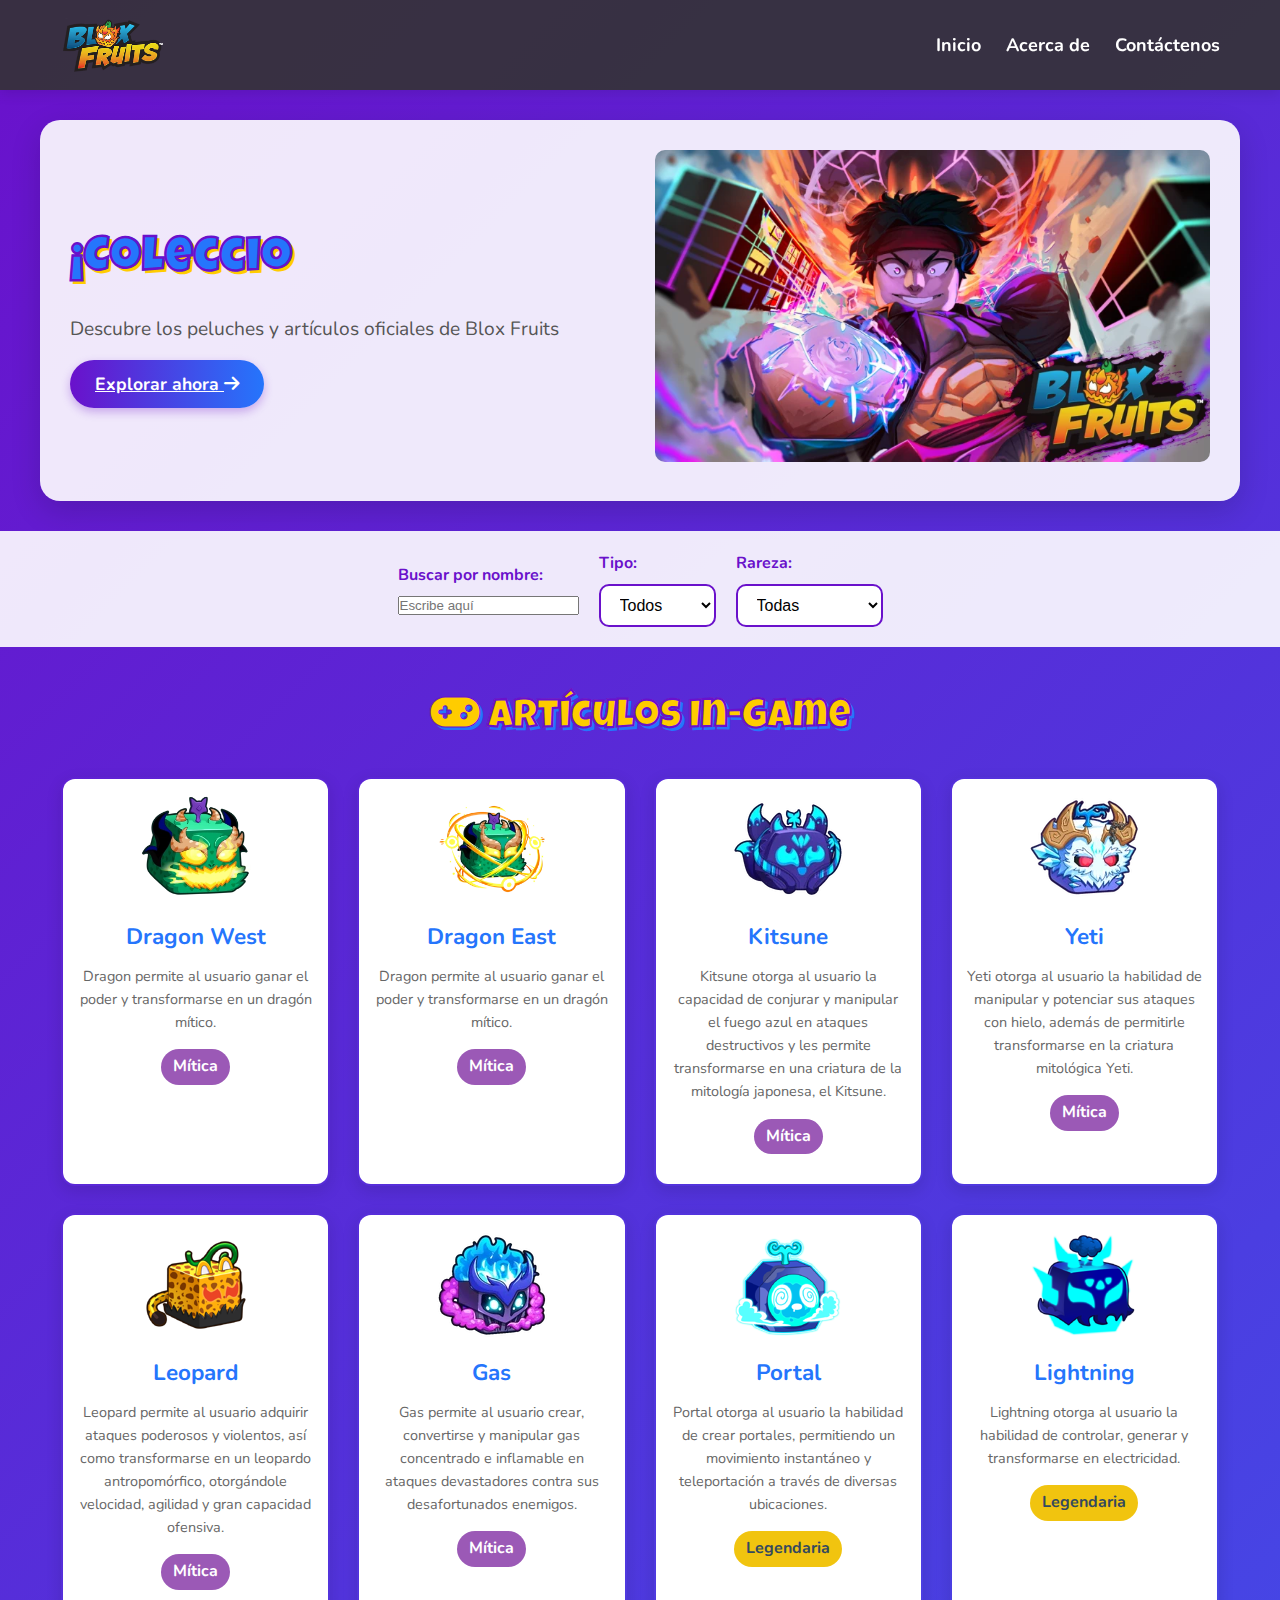
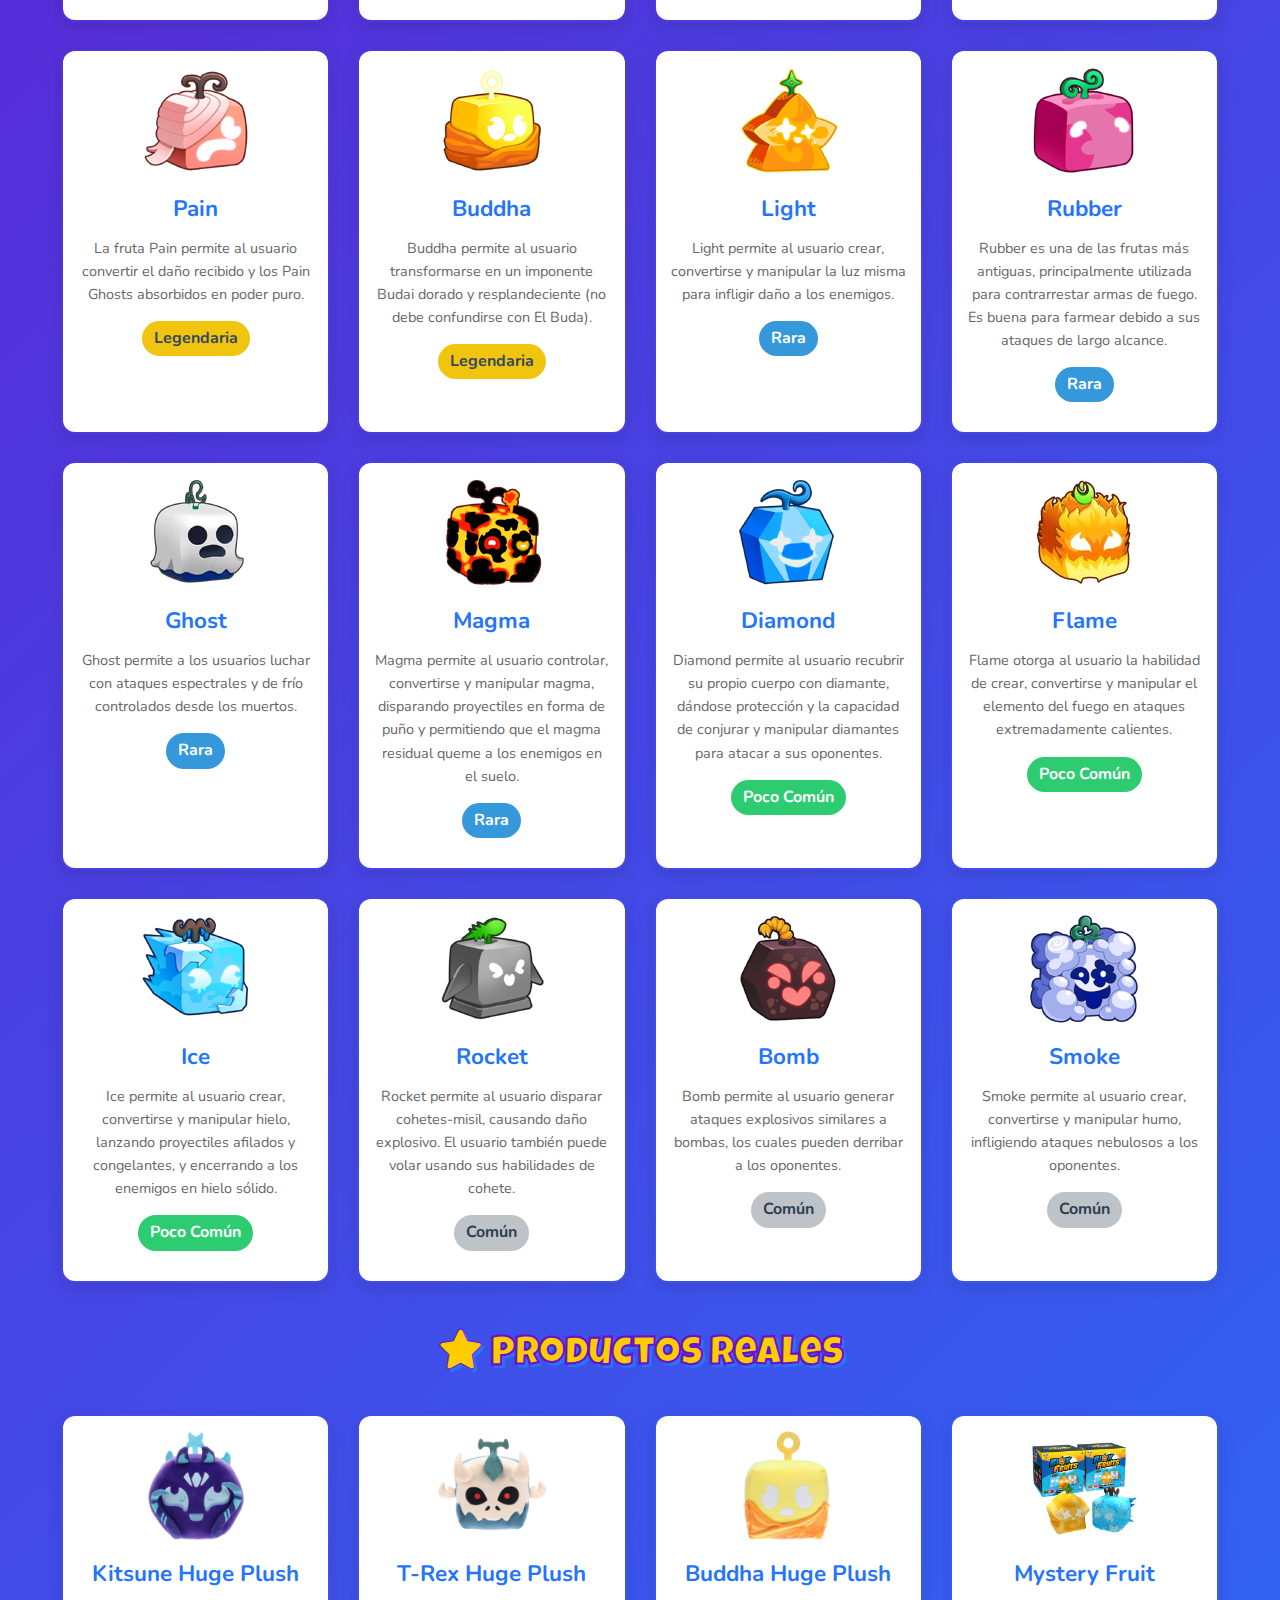
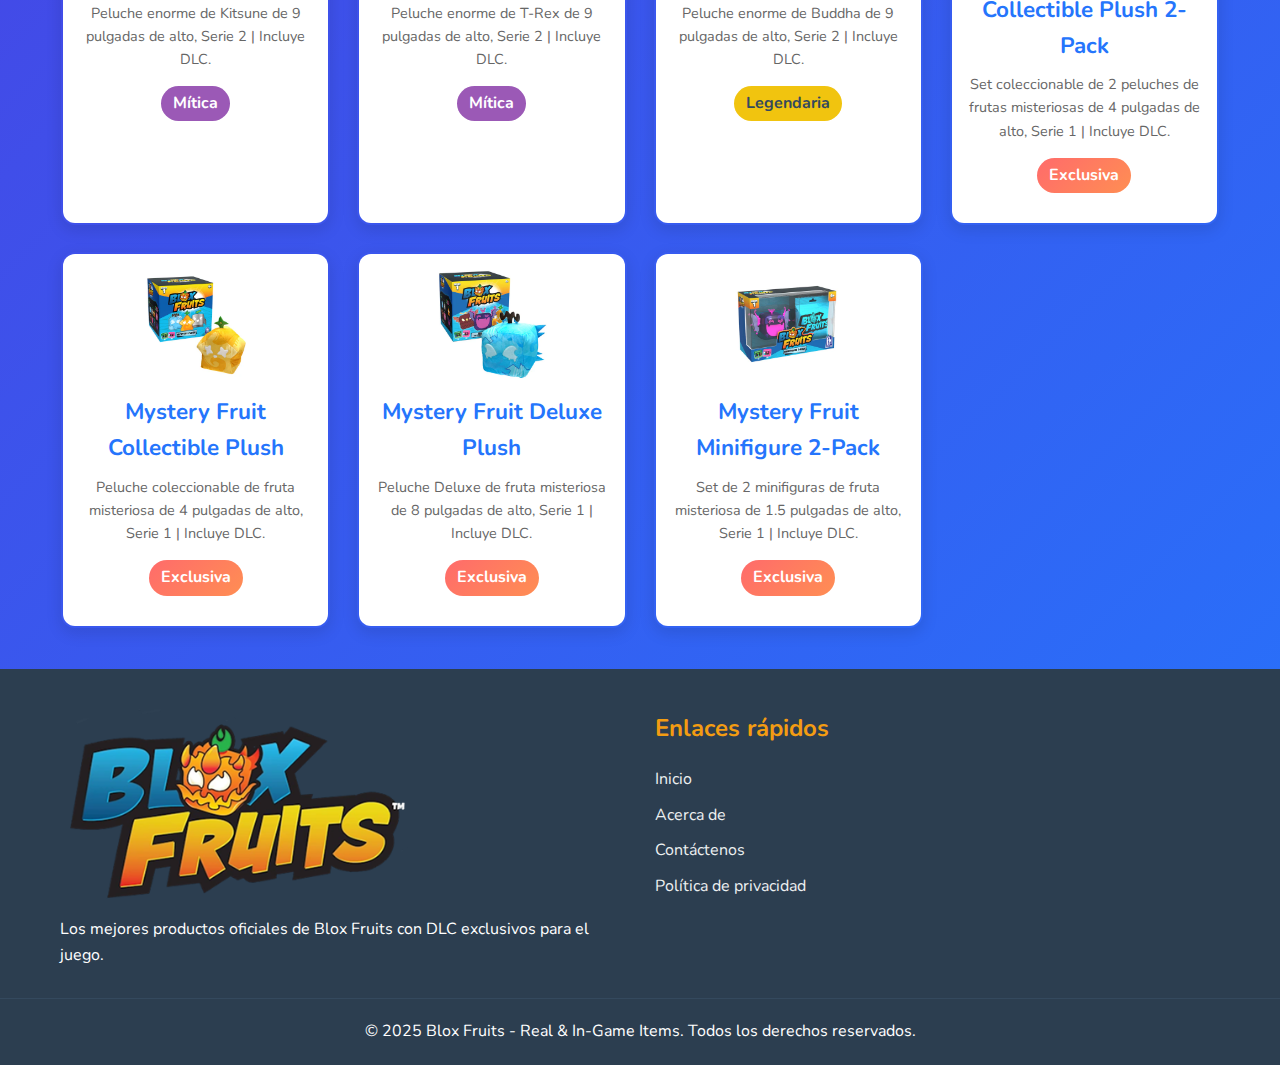
<file: index.html>
<!DOCTYPE html>
<html lang="es">
  <head>
    <meta charset="UTF-8" />
    <meta name="viewport" content="width=device-width, initial-scale=1.0" />
    <title>Blox Fruits - Tienda Oficial</title>
    <link rel="stylesheet" href="./styles.css" />
    <link
      href="https://fonts.googleapis.com/css2?family=Luckiest+Guy&family=Nunito:wght@400;600;700&display=swap"
      rel="stylesheet"
    />
    <link
      rel="stylesheet"
      href="https://cdnjs.cloudflare.com/ajax/libs/font-awesome/6.4.0/css/all.min.css"
    />
  </head>
  <body>
    <!-- Encabezado -->
    <header>
      <div class="header-container">
        <img
          class="logo"
          src="./recursos/blox-fruits-logo.png"
          alt="Blox Fruits Logo"
        />
        <nav>
          <ul>
            <li><a href="index.html">Inicio</a></li>
            <li><a href="acerca.html">Acerca de</a></li>
            <li><a href="contactenos.html">Contáctenos</a></li>
          </ul>
        </nav>
      </div>
    </header>

    <!-- Banner principal -->
    <section class="main-banner">
      <div class="banner-content">
        <h1>¡Colecciona todas las Frutas Mágicas!</h1>
        <p>Descubre los peluches y artículos oficiales de Blox Fruits</p>
        <a href="#filtros" class="cta-button">
          Explorar ahora <i class="fas fa-arrow-right"></i>
        </a>
      </div>
      <div class="banner-image">
        <img src="./recursos/principal.webp" alt="Principal" />
      </div>
    </section>

    <!-- Filtros -->
    <section class="filtros" id="filtros">
      <div class="filtros-container">
        <div class="filtro-group">
          <label for="buscador">Buscar por nombre:</label>
          <input
            type="text"
            id="buscador"
            placeholder="Escribe aquí"
          />
        </div>

        <div class="filtro-group">
          <label for="filtro-tipo">Tipo:</label>
          <select id="filtro-tipo">
            <option value="all">Todos</option>
            <option value="in-game">In-Game</option>
            <option value="real">Real</option>
          </select>
        </div>

        <div class="filtro-group">
          <label for="filtro-rareza">Rareza:</label>
          <select id="filtro-rareza">
            <option value="all">Todas</option>
            <option value="Común">Común</option>
            <option value="Poco Común">Poco Común</option>
            <option value="Rara">Rara</option>
            <option value="Mítica">Mítica</option>
            <option value="Legendaria">Legendaria</option>
            <option value="Exclusiva">Exclusiva</option>
          </select>
        </div>
      </div>
    </section>

    <!-- Productos separados por tipo -->
    <main class="productos-main">
      <section id="productos-in-game" class="productos-section">
        <h2 class="section-title">
          <i class="fas fa-gamepad"></i> Artículos In-Game
        </h2>
        <div id="lista-in-game" class="productos-grid"></div>
      </section>

      <section id="productos-real" class="productos-section">
        <h2 class="section-title">
          <i class="fas fa-star"></i> Productos Reales
        </h2>
        <div id="lista-real" class="productos-grid"></div>
      </section>
    </main>

    <!-- Pie de página -->
    <footer>
      <div class="footer-content">
        <div class="footer-section">
          <img
            class="footer-logo"
            src="./recursos/blox-fruits-logo.png"
            alt="Blox Fruits Logo"
          />
          <p>
            Los mejores productos oficiales de Blox Fruits con DLC exclusivos
            para el juego.
          </p>
        </div>
        <div class="footer-section">
          <h3>Enlaces rápidos</h3>
          <ul>
            <li><a href="index.html">Inicio</a></li>
            <li><a href="acerca.html">Acerca de</a></li>
            <li><a href="contactenos.html">Contáctenos</a></li>
            <li><a href="#">Política de privacidad</a></li>
          </ul>
        </div>
      </div>
      <div class="footer-bottom">
        <p>
          © 2025 Blox Fruits - Real & In-Game Items. Todos los derechos
          reservados.
        </p>
      </div>
    </footer>

    <!-- Scripts -->
    <script src="productos.js"></script>
    <script>
      // [El código JavaScript permanece igual pero se ajusta para las nuevas clases]
      const contenedorInGame = document.getElementById("lista-in-game");
      const contenedorReal = document.getElementById("lista-real");
      const filtroTipo = document.getElementById("filtro-tipo");
      const filtroRareza = document.getElementById("filtro-rareza");

      function mostrarProductos() {
        contenedorInGame.innerHTML = "";
        contenedorReal.innerHTML = "";

        const tipoSeleccionado = filtroTipo.value;
        const rarezaSeleccionada = filtroRareza.value;

        productos.forEach((producto) => {
          if (
            (tipoSeleccionado === "all" ||
              producto.tipo === tipoSeleccionado) &&
            (rarezaSeleccionada === "all" ||
              producto.rareza === rarezaSeleccionada)
          ) {
            const div = document.createElement("div");
            div.classList.add("producto");
            div.innerHTML = `
                    <div class="producto-imagen">
                        <img src="./recursos/${producto.imagen}" alt="${
              producto.nombre
            }">
                    </div>
                    <h3>${producto.nombre}</h3>
                    <p class="producto-desc">${producto.descripcion}</p>
                    <p class="producto-rareza ${producto.rareza
                      .toLowerCase()
                      .replace(" ", "-")}">${producto.rareza}</p>
                `;
            if (producto.tipo === "in-game") {
              contenedorInGame.appendChild(div);
            } else {
              contenedorReal.appendChild(div);
            }
          }
        });
      }

      // Mostrar al cargar
      document.addEventListener("DOMContentLoaded", function () {
        mostrarProductos();

        // Actualizar al cambiar filtros
        filtroTipo.addEventListener("change", mostrarProductos);
        filtroRareza.addEventListener("change", mostrarProductos);

        // Efecto de escritura en el banner
        const titulo = document.querySelector(".banner-content h1");
        const textoOriginal = titulo.textContent;
        titulo.textContent = "";
        let i = 0;
        function typeWriter() {
          if (i < textoOriginal.length) {
            titulo.textContent += textoOriginal.charAt(i);
            i++;
            setTimeout(typeWriter, 100);
          }
        }
        typeWriter();
      });

      //busqueda de productos
      const buscador = document.getElementById("buscador");

      function mostrarProductos() {
        contenedorInGame.innerHTML = "";
        contenedorReal.innerHTML = "";

        const tipoSeleccionado = filtroTipo.value;
        const rarezaSeleccionada = filtroRareza.value;
        const busqueda = buscador.value.toLowerCase();

        productos.forEach((producto) => {
          // Filtrado combinado
          if (
            (tipoSeleccionado === "all" ||
              producto.tipo === tipoSeleccionado) &&
            (rarezaSeleccionada === "all" ||
              producto.rareza === rarezaSeleccionada) &&
            producto.nombre.toLowerCase().includes(busqueda)
          ) {
            const div = document.createElement("div");
            div.classList.add("producto");
            div.innerHTML = `
        <div class="producto-imagen">
            <img src="./recursos/${producto.imagen}" alt="${producto.nombre}">
        </div>
        <h3>${producto.nombre}</h3>
        <p class="producto-desc">${producto.descripcion}</p>
        <p class="producto-rareza ${producto.rareza
          .toLowerCase()
          .replace(" ", "-")}">${producto.rareza}</p>
      `;
            if (producto.tipo === "in-game") {
              contenedorInGame.appendChild(div);
            } else {
              contenedorReal.appendChild(div);
            }
          }
        });
      }

      // Mostrar al cargar
      document.addEventListener("DOMContentLoaded", function () {
        mostrarProductos();

        // Actualizar al cambiar filtros o buscador
        filtroTipo.addEventListener("change", mostrarProductos);
        filtroRareza.addEventListener("change", mostrarProductos);
        buscador.addEventListener("input", mostrarProductos);

        // Efecto de escritura en el banner
        const titulo = document.querySelector(".banner-content h1");
        const textoOriginal = titulo.textContent;
        titulo.textContent = "";
        let i = 0;
        function typeWriter() {
          if (i < textoOriginal.length) {
            titulo.textContent += textoOriginal.charAt(i);
            i++;
            setTimeout(typeWriter, 100);
          }
        }
        typeWriter();
      });
    </script>
  </body>
</html>
</file>
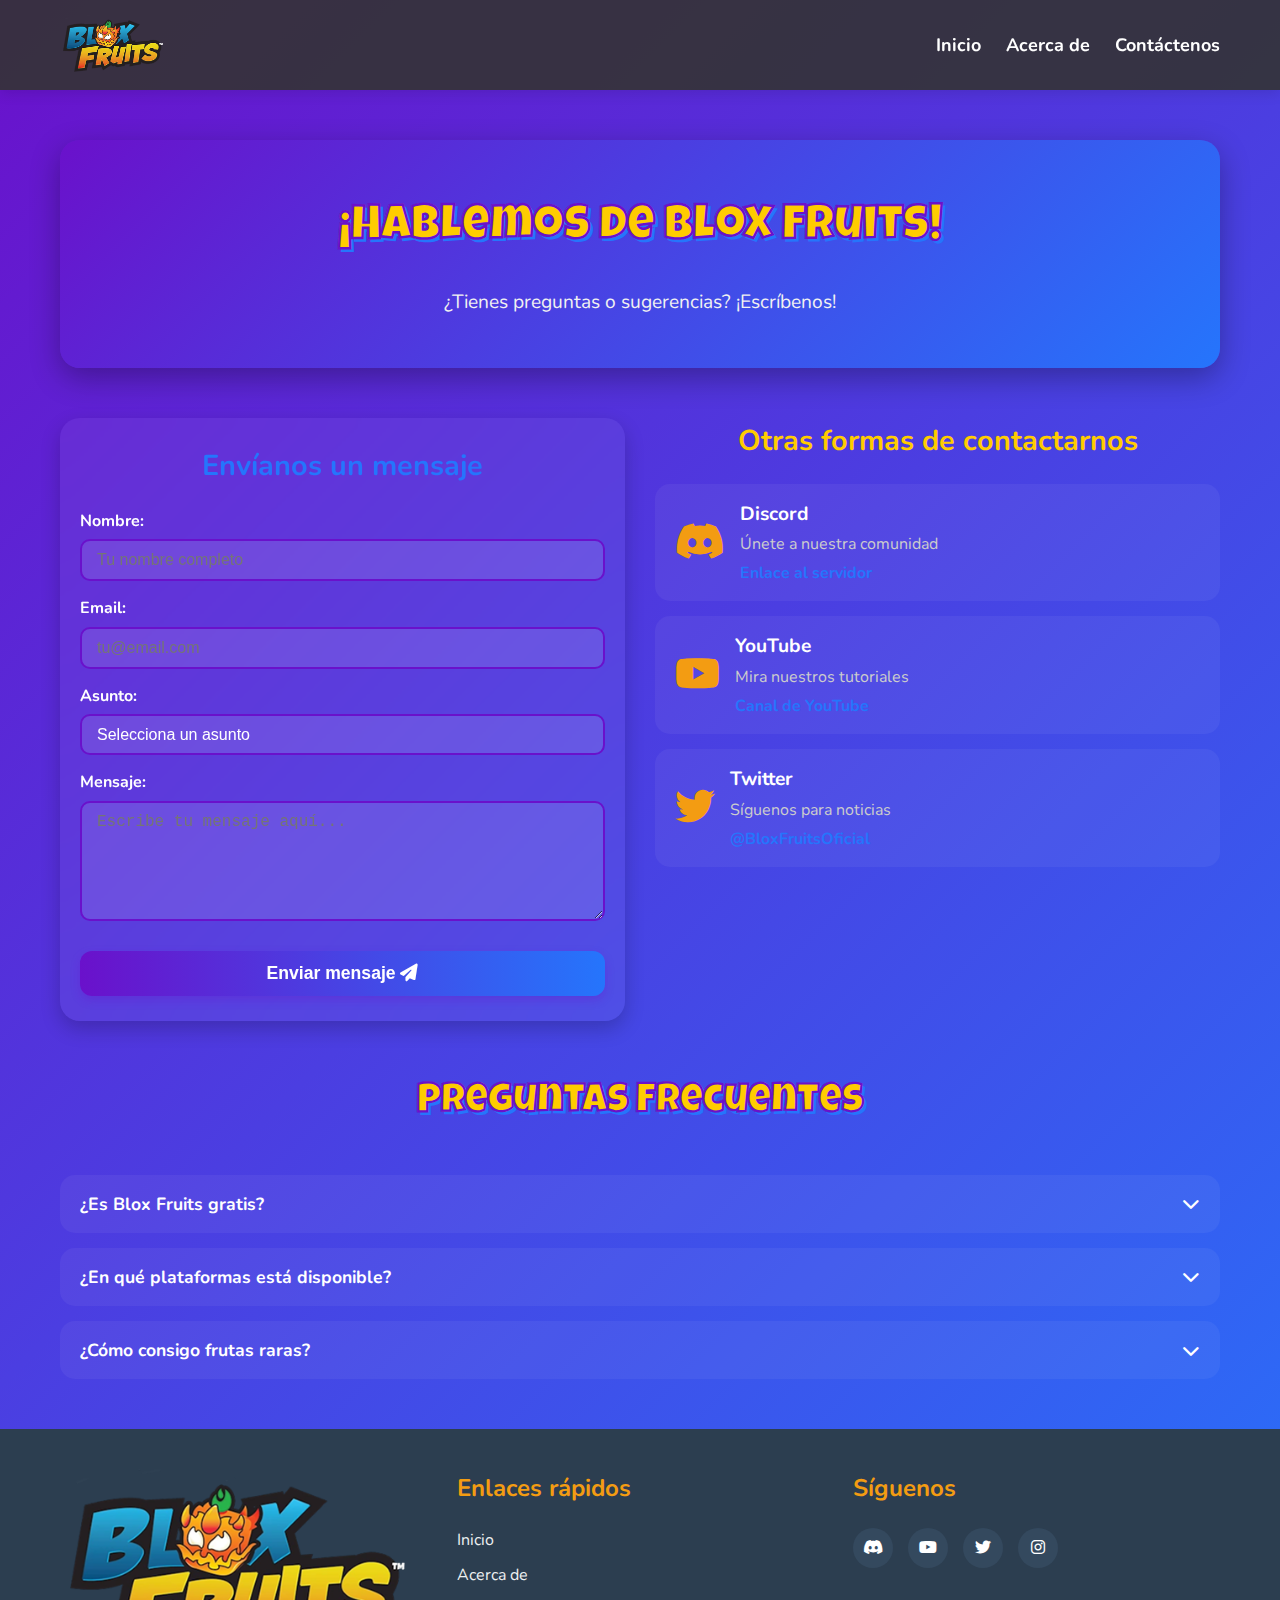
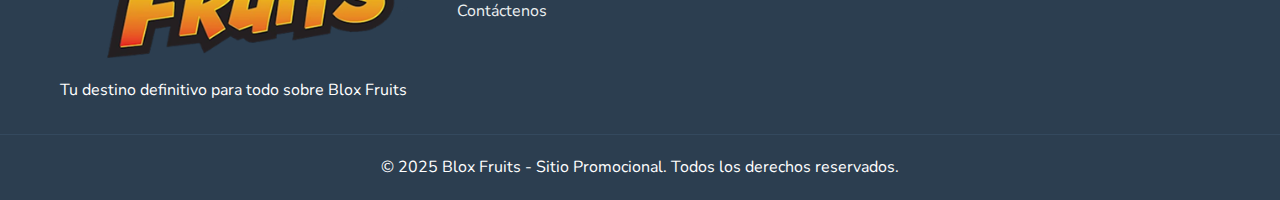
<file: contactenos.html>
<!DOCTYPE html>
<html lang="es">
  <head>
    <meta charset="UTF-8" />
    <meta name="viewport" content="width=device-width, initial-scale=1.0" />
    <title>Contáctenos - Blox Fruits</title>
    <link rel="stylesheet" href="./styles.css" />
    <link
      href="https://fonts.googleapis.com/css2?family=Luckiest+Guy&family=Nunito:wght@400;600;700&display=swap"
      rel="stylesheet"
    />
    <link
      rel="stylesheet"
      href="https://cdnjs.cloudflare.com/ajax/libs/font-awesome/6.4.0/css/all.min.css"
    />
  </head>
  <body>
    <header>
      <div class="header-container">
            <img class="logo" href="index.html" src="./recursos/blox-fruits-logo.png" alt="Blox Fruits Logo" />
        <nav>
          <ul>
            <li><a href="index.html">Inicio</a></li>
            <li><a href="acerca.html">Acerca de</a></li>
            <li><a href="contactenos.html">Contáctenos</a></li>
          </ul>
        </nav>
      </div>
    </header>

    <main class="contact-main">
      <!-- Hero -->
      <section class="contact-hero">
        <h1 class="section-title">¡Hablemos de Blox Fruits!</h1>
        <p>
          ¿Tienes preguntas o sugerencias?
          ¡Escríbenos!
        </p>
      </section>

      <section class="contact-content">
        <!-- Formulario -->
        <div class="contact-form">
          <h2>Envíanos un mensaje</h2>
          <form>
            <div class="form-group">
              <label for="nombre">Nombre:</label>
              <input
                type="text"
                id="nombre"
                name="nombre"
                placeholder="Tu nombre completo"
                required
                minlength="3"
                maxlength="50"
              />
            </div>

            <div class="form-group">
              <label for="email">Email:</label>
              <input
                type="email"
                id="email"
                name="email"
                placeholder="tu@email.com"
                required
              />
            </div>

            <div class="form-group">
              <label for="asunto">Asunto:</label>
              <select id="asunto" name="asunto" required>
                <option value="" disabled selected>Selecciona un asunto</option>
                <option value="pregunta">Pregunta sobre el juego</option>
                <option value="sugerencia">Sugerencia</option>
                <option value="colaboracion">Colaboración</option>
                <option value="otro">Otro</option>
              </select>
            </div>

            <div class="form-group">
              <label for="mensaje">Mensaje:</label>
              <textarea
                id="mensaje"
                name="mensaje"
                placeholder="Escribe tu mensaje aquí..."
                required
                minlength="10"
              ></textarea>
            </div>

            <button type="submit" class="cta-button">
              Enviar mensaje <i class="fas fa-paper-plane"></i>
            </button>
          </form>
        </div>

        <!-- Información de contacto -->
        <div class="contact-info">
          <h2>Otras formas de contactarnos</h2>
          <div class="contact-method">
            <div class="contact-icon"><i class="fab fa-discord"></i></div>
            <div class="contact-details">
              <h3>Discord</h3>
              <p>Únete a nuestra comunidad</p>
              <a href="#" class="contact-link">Enlace al servidor</a>
            </div>
          </div>

          <div class="contact-method">
            <div class="contact-icon"><i class="fab fa-youtube"></i></div>
            <div class="contact-details">
              <h3>YouTube</h3>
              <p>Mira nuestros tutoriales</p>
              <a href="#" class="contact-link">Canal de YouTube</a>
            </div>
          </div>

          <div class="contact-method">
            <div class="contact-icon"><i class="fab fa-twitter"></i></div>
            <div class="contact-details">
              <h3>Twitter</h3>
              <p>Síguenos para noticias</p>
              <a href="#" class="contact-link">@BloxFruitsOficial</a>
            </div>
          </div>
        </div>
      </section>

      <!-- FAQ -->
      <section class="faq-section">
        <h2 class="section-title">Preguntas Frecuentes</h2>
        <div class="faq-item">
          <h3>¿Es Blox Fruits gratis? <i class="fas fa-chevron-down"></i></h3>
          <div class="faq-answer">
            <p>
              ¡Sí! Blox Fruits es completamente gratis para jugar en Roblox.
              Algunos elementos dentro del juego pueden requerir Robux o moneda
              del juego.
            </p>
          </div>
        </div>
        <div class="faq-item">
          <h3>
            ¿En qué plataformas está disponible?
            <i class="fas fa-chevron-down"></i>
          </h3>
          <div class="faq-answer">
            <p>
              Blox Fruits está disponible en todas las plataformas que soportan
              Roblox: PC, móviles (iOS y Android) y Xbox.
            </p>
          </div>
        </div>
        <div class="faq-item">
          <h3>
            ¿Cómo consigo frutas raras? <i class="fas fa-chevron-down"></i>
          </h3>
          <div class="faq-answer">
            <p>
              Las frutas raras pueden encontrarse explorando el mapa,
              comprándolas en el dealer o participando en eventos especiales.
            </p>
          </div>
        </div>
      </section>
    </main>

    <footer>
      <div class="footer-content">
        <div class="footer-section">
          <img
            class="footer-logo"
            src="./recursos/blox-fruits-logo.png"
            alt="Blox Fruits Logo"
          />
          <p>Tu destino definitivo para todo sobre Blox Fruits</p>
        </div>
        <div class="footer-section">
          <h3>Enlaces rápidos</h3>
          <ul>
            <li><a href="index.html">Inicio</a></li>
            <li><a href="acerca.html">Acerca de</a></li>
            <li><a href="contactenos.html">Contáctenos</a></li>
          </ul>
        </div>
        <div class="footer-section">
          <h3>Síguenos</h3>
          <div class="social-icons">
            <a href="#"><i class="fab fa-discord"></i></a>
            <a href="#"><i class="fab fa-youtube"></i></a>
            <a href="#"><i class="fab fa-twitter"></i></a>
            <a href="#"><i class="fab fa-instagram"></i></a>
          </div>
        </div>
      </div>
      <div class="footer-bottom">
        <p>
          © 2025 Blox Fruits - Sitio Promocional. Todos los derechos reservados.
        </p>
      </div>
    </footer>

    <script>
      // Script simple para las preguntas frecuentes
      document.addEventListener("DOMContentLoaded", function () {
        const faqItems = document.querySelectorAll(".faq-item h3");

        faqItems.forEach((item) => {
          item.addEventListener("click", () => {
            const answer = item.nextElementSibling;
            answer.classList.toggle("active");

            const icon = item.querySelector("i");
            icon.classList.toggle("fa-chevron-down");
            icon.classList.toggle("fa-chevron-up");
          });
        });
      });
    </script>
  </body>
</html>
</file>
<file: styles.css>
/* Estilos generales */
* {
    margin: 0;
    padding: 0;
    box-sizing: border-box;
}

body {
    font-family: 'Nunito', sans-serif;
    background: linear-gradient(135deg, #6a11cb 0%, #2575fc 100%);
    color: #333;
    line-height: 1.6;
}

/* Header */
header {
    background-color: rgba(51, 51, 51, 0.9);
    padding: 15px 0;
    box-shadow: 0 4px 12px rgba(0, 0, 0, 0.1);
    position: sticky;
    top: 0;
    z-index: 100;
}

.header-container {
    display: flex;
    justify-content: space-between;
    align-items: center;
    max-width: 1200px;
    margin: 0 auto;
    padding: 0 20px;
}

header img.logo {
    height: 60px;
}

header nav ul {
    list-style: none;
    display: flex;
    gap: 25px;
    margin: 0;
    padding: 0;
}

header nav ul li a {
    color: white;
    text-decoration: none;
    font-weight: bold;
    transition: color 0.3s;
    font-size: 18px;
    position: relative;
    padding: 5px 0;
}

header nav ul li a:hover {
    color: #f39c12;
}

header nav ul li a::after {
    content: '';
    position: absolute;
    bottom: 0;
    left: 0;
    width: 0;
    height: 3px;
    background-color: #f39c12;
    transition: width 0.3s;
}

header nav ul li a:hover::after {
    width: 100%;
}

/* Banner principal */
.main-banner {
    display: flex;
    align-items: center;
    justify-content: space-between;
    max-width: 1200px;
    margin: 30px auto;
    padding: 30px;
    background-color: rgba(255, 255, 255, 0.9);
    border-radius: 20px;
    box-shadow: 0 10px 30px rgba(0, 0, 0, 0.15);
}

.banner-content {
    flex: 1;
    padding-right: 30px;
}

.banner-content h1 {
    font-family: 'Luckiest Guy', cursive;
    font-size: 3rem;
    color: #2575fc;
    margin-bottom: 15px;
    letter-spacing: 1px;
    -webkit-text-stroke: 1px #6a11cb;
    text-shadow: 3px 3px 0 #ffcc00;
}

.banner-content p {
    font-size: 1.2rem;
    margin-bottom: 25px;
    color: #555;
}

.cta-button {
    padding: 12px 25px;
    font-size: 1.1rem;
    background: linear-gradient(to right, #6a11cb, #2575fc);
    border: none;
    color: white;
    border-radius: 30px;
    cursor: pointer;
    transition: all 0.3s;
    font-weight: bold;
    box-shadow: 0 4px 10px rgba(106, 17, 203, 0.3);
}

.cta-button:hover {
    transform: translateY(-3px);
    box-shadow: 0 6px 15px rgba(106, 17, 203, 0.5);
}

.banner-image {
    flex: 1;
    text-align: center;
}

.banner-image img {
    max-width: 100%;
    height: auto;
    border-radius: 10px;
}

/* Filtros */
.filtros {
    background-color: rgba(255, 255, 255, 0.9);
    padding: 20px 0;
    margin: 30px 0;
}

.filtros-container {
    display: flex;
    justify-content: center;
    align-items: center;
    gap: 20px;
    max-width: 1200px;
    margin: 0 auto;
    padding: 0 20px;
    flex-wrap: wrap;
}

.filtro-group {
    display: flex;
    flex-direction: column;
    gap: 8px;
}

.filtro-group label {
    font-weight: bold;
    color: #6a11cb;
}

.filtro-group select {
    padding: 10px 15px;
    border-radius: 10px;
    border: 2px solid #6a11cb;
    background-color: white;
    font-size: 1rem;
}

/* Productos */
.productos-main {
    max-width: 1200px;
    margin: 0 auto;
    padding: 0 20px;
}

.productos-section {
    margin: 40px 0;
}

.section-title {
    font-family: 'Luckiest Guy', cursive;
    font-size: 2.5rem;
    color: #ffcc00;
    margin-bottom: 25px;
    text-align: center;
    -webkit-text-stroke: 1px #6a11cb;
    text-shadow: 3px 3px 0 #2575fc;
}

.productos-grid {
    display: grid;
    grid-template-columns: repeat(auto-fill, minmax(250px, 1fr));
    gap: 25px;
}

.producto {
    background: white;
    border-radius: 15px;
    overflow: hidden;
    box-shadow: 0 5px 15px rgba(0, 0, 0, 0.1);
    transition: transform 0.3s, box-shadow 0.3s;
    text-align: center;
    padding: 15px;
    border: 3px solid transparent;
    background-clip: padding-box;
    position: relative;
}

.producto:hover {
    transform: translateY(-10px);
    box-shadow: 0 15px 30px rgba(0, 0, 0, 0.2);
    border: 3px solid transparent;
    background: linear-gradient(white, white), 
                linear-gradient(135deg, #6a11cb, #2575fc, #f39c12);
    background-origin: border-box;
    background-clip: padding-box, border-box;
}

.producto-imagen {
    display: flex;
    align-items: center;
    justify-content: center;
    margin-bottom: 15px;
}

.producto-imagen img {
    height: 110px;
    width: 110px;
    object-fit: contain;
}

.producto h3 {
    font-size: 1.4rem;
    color: #2575fc;
    margin-bottom: 10px;
    font-weight: 700;
}

.producto-desc {
    color: #666;
    margin-bottom: 15px;
    font-size: 0.9rem;
}

.producto-rareza {
    display: inline-block;
    padding: 5px 12px;
    border-radius: 20px;
    font-weight: bold;
    margin-bottom: 15px;
}

.producto-rareza.común {
    background-color: #bdc3c7;
    color: #2c3e50;
}

.producto-rareza.poco-común {
    background-color: #2ecc71;
    color: white;
}

.producto-rareza.rara {
    background-color: #3498db;
    color: white;
}

.producto-rareza.mítica {
    background-color: #9b59b6;
    color: white;
}

.producto-rareza.legendaria {
    background-color: #f1c40f;
    color: #34495e;
}

.producto-rareza.exclusiva {
    background: linear-gradient(135deg, #ff6b6b, #ff8e53);
    color: white;
}

.btn-comprar {
    width: 100%;
    padding: 10px;
    background: linear-gradient(to right, #6a11cb, #2575fc);
    color: white;
    border: none;
    border-radius: 8px;
    cursor: pointer;
    font-weight: bold;
    transition: all 0.3s;
}

.btn-comprar:hover {
    background: linear-gradient(to right, #2575fc, #6a11cb);
    transform: scale(1.05);
}

/* Footer */
footer {
    background-color: #2c3e50;
    color: white;
    padding: 40px 0 20px;
}

.footer-content {
    display: grid;
    grid-template-columns: repeat(auto-fit, minmax(250px, 1fr));
    gap: 30px;
    max-width: 1200px;
    margin: 0 auto;
    padding: 0 20px;
}

.footer-section h3 {
    font-size: 1.5rem;
    margin-bottom: 20px;
    color: #f39c12;
}

.footer-section ul {
    list-style: none;
}

.footer-section ul li {
    margin-bottom: 10px;
}

.footer-section ul li a {
    color: #ecf0f1;
    text-decoration: none;
    transition: color 0.3s;
}

.footer-section ul li a:hover {
    color: #f39c12;
}

.footer-logo {
    height: 200px;
}

.social-icons {
    display: flex;
    gap: 15px;
}

.social-icons a {
    display: inline-block;
    width: 40px;
    height: 40px;
    background-color: #34495e;
    border-radius: 50%;
    color: white;
    text-align: center;
    line-height: 40px;
    transition: all 0.3s;
}

.social-icons a:hover {
    background-color: #f39c12;
    transform: translateY(-5px);
}

.footer-bottom {
    text-align: center;
    margin-top: 30px;
    padding-top: 20px;
    border-top: 1px solid #34495e;
}

.about-main {
    max-width: 1200px;
    margin: 50px auto;
    padding: 0 20px;
    display: flex;
    flex-direction: column;
    gap: 60px;
    color: #fff;
    font-family: 'Nunito', sans-serif;
}

/* Hero Section */
.about-hero {
    text-align: center;
    background: linear-gradient(135deg, #6a11cb, #2575fc);
    padding: 60px 20px;
    border-radius: 20px;
    box-shadow: 0 10px 30px rgba(0,0,0,0.3);
}

.about-hero h1.section-title {
    font-family: 'Luckiest Guy', cursive;
    font-size: 3rem;
    color: #ffcc00;
    -webkit-text-stroke: 1px #6a11cb;
    text-shadow: 3px 3px 0 #2575fc;
    margin-bottom: 20px;
}

.about-hero p {
    font-size: 1.2rem;
    color: #f1f1f1;
    max-width: 800px;
    margin: 0 auto;
    line-height: 1.5;
}

/* About Content Cards */
.about-content {
    display: grid;
    grid-template-columns: repeat(auto-fit, minmax(280px, 1fr));
    gap: 30px;
}

.about-card {
    background: rgba(255, 255, 255, 0.05);
    padding: 25px 20px;
    border-radius: 20px;
    box-shadow: 0 8px 20px rgba(0,0,0,0.2);
    transition: transform 0.3s, box-shadow 0.3s;
    backdrop-filter: blur(10px);
    text-align: center;
}

.about-card:hover {
    transform: translateY(-10px);
    box-shadow: 0 15px 30px rgba(0,0,0,0.4);
}

.about-icon {
    font-size: 3rem;
    color: #ffcc00;
    margin-bottom: 15px;
}

.about-card h2 {
    font-size: 1.6rem;
    color: #2575fc;
    margin-bottom: 15px;
}

.about-card p {
    font-size: 1rem;
    color: #f1f1f1;
    line-height: 1.6;
}

/* Main Contact */
.contact-main {
  max-width: 1200px;
  margin: 50px auto;
  padding: 0 20px;
  display: flex;
  flex-direction: column;
  gap: 50px;
  color: #fff;
  font-family: 'Nunito', sans-serif;
}

/* Hero */
.contact-hero {
  text-align: center;
  background: linear-gradient(135deg, #6a11cb, #2575fc);
  padding: 50px 20px;
  border-radius: 20px;
  box-shadow: 0 10px 30px rgba(0,0,0,0.3);
}

.contact-hero h1.section-title {
  font-family: 'Luckiest Guy', cursive;
  font-size: 3rem;
  color: #ffcc00;
  -webkit-text-stroke: 1px #6a11cb;
  text-shadow: 3px 3px 0 #2575fc;
  margin-bottom: 20px;
}

.contact-hero p {
  font-size: 1.2rem;
  color: #f1f1f1;
}

/* Contact Content */
.contact-content {
  display: grid;
  grid-template-columns: repeat(auto-fit, minmax(320px, 1fr));
  gap: 30px;
}

/* Formulario */
.contact-form {
  background: rgba(255,255,255,0.05);
  padding: 25px 20px;
  border-radius: 20px;
  box-shadow: 0 8px 20px rgba(0,0,0,0.2);
  backdrop-filter: blur(10px);
}

.contact-form h2 {
  font-size: 1.8rem;
  color: #2575fc;
  margin-bottom: 20px;
  text-align: center;
}

.contact-form .form-group {
  margin-bottom: 15px;
  display: flex;
  flex-direction: column;
}

.contact-form label {
  margin-bottom: 5px;
  font-weight: bold;
}

.contact-form input,
.contact-form textarea {
  padding: 10px 15px;
  border-radius: 10px;
  border: 2px solid #6a11cb;
  background-color: rgba(255,255,255,0.1);
  color: #fff;
  font-size: 1rem;
}

.contact-form textarea {
  resize: vertical;
  min-height: 120px;
}

.contact-form select {
  padding: 10px 15px;
  border-radius: 10px;
  border: 2px solid #6a11cb;
  background-color: rgba(255,255,255,0.1);
  color: #fff; /* Texto visible */
  font-size: 1rem;
  appearance: none; /* Quita flecha predeterminada en algunos navegadores */
}

.contact-form select option {
  color: #000; /* Opciones visibles al desplegar */
  background-color: #fff; /* Fondo blanco para opciones */
}

.contact-form .cta-button {
  width: 100%;
  margin-top: 15px;
  background: linear-gradient(to right, #6a11cb, #2575fc);
  color: white;
  border: none;
  border-radius: 12px;
  padding: 12px 0;
  font-weight: bold;
  cursor: pointer;
  transition: all 0.3s;
}

.contact-form .cta-button:hover {
  background: linear-gradient(to right, #2575fc, #6a11cb);
  transform: scale(1.05);
}

/* Contact Info */
.contact-info h2 {
  font-size: 1.8rem;
  color: #ffcc00;
  margin-bottom: 20px;
  text-align: center;
}

.contact-method {
  display: flex;
  align-items: center;
  gap: 15px;
  background: rgba(255,255,255,0.05);
  padding: 15px 20px;
  border-radius: 15px;
  margin-bottom: 15px;
  transition: transform 0.3s, box-shadow 0.3s;
}

.contact-method:hover {
  transform: translateY(-5px);
  box-shadow: 0 10px 20px rgba(0,0,0,0.3);
}

.contact-icon {
  font-size: 2.5rem;
  color: #f39c12;
}

.contact-details h3 {
  margin: 0;
  font-size: 1.2rem;
  color: #fff;
}

.contact-details p {
  margin: 3px 0;
  color: #ccc;
}

.contact-link {
  color: #2575fc;
  text-decoration: none;
  font-weight: bold;
}

.contact-link:hover {
  text-decoration: underline;
}

/* FAQ */
.faq-section {
  display: flex;
  flex-direction: column;
  gap: 15px;
}

.faq-item h3 {
  cursor: pointer;
  background: rgba(255,255,255,0.05);
  padding: 15px 20px;
  border-radius: 15px;
  font-size: 1.1rem;
  display: flex;
  justify-content: space-between;
  align-items: center;
}

.faq-answer {
  display: none;
  padding: 10px 20px;
  border-left: 3px solid #2575fc;
  background: rgba(255,255,255,0.05);
  border-radius: 0 15px 15px 15px;
}

.faq-answer.active {
  display: block;
}

/* Responsive */
@media (max-width: 900px) {
    .main-banner {
        flex-direction: column;
        text-align: center;
    }
    
    .banner-content {
        padding-right: 0;
        margin-bottom: 30px;
    }
    
    .banner-content h1 {
        font-size: 2.2rem;
    }
}

@media (max-width: 768px) {
    .header-container {
        flex-direction: column;
        gap: 15px;
    }
    
    .filtros-container {
        flex-direction: column;
        align-items: stretch;
    }
    
    .newsletter-form {
        flex-direction: column;
    }
}

@media (max-width: 480px) {
    .productos-grid {
        grid-template-columns: 1fr;
    }
    
    .banner-content h1 {
        font-size: 1.8rem;
    }
    
    .section-title {
        font-size: 2rem;
    }
}
</file>
